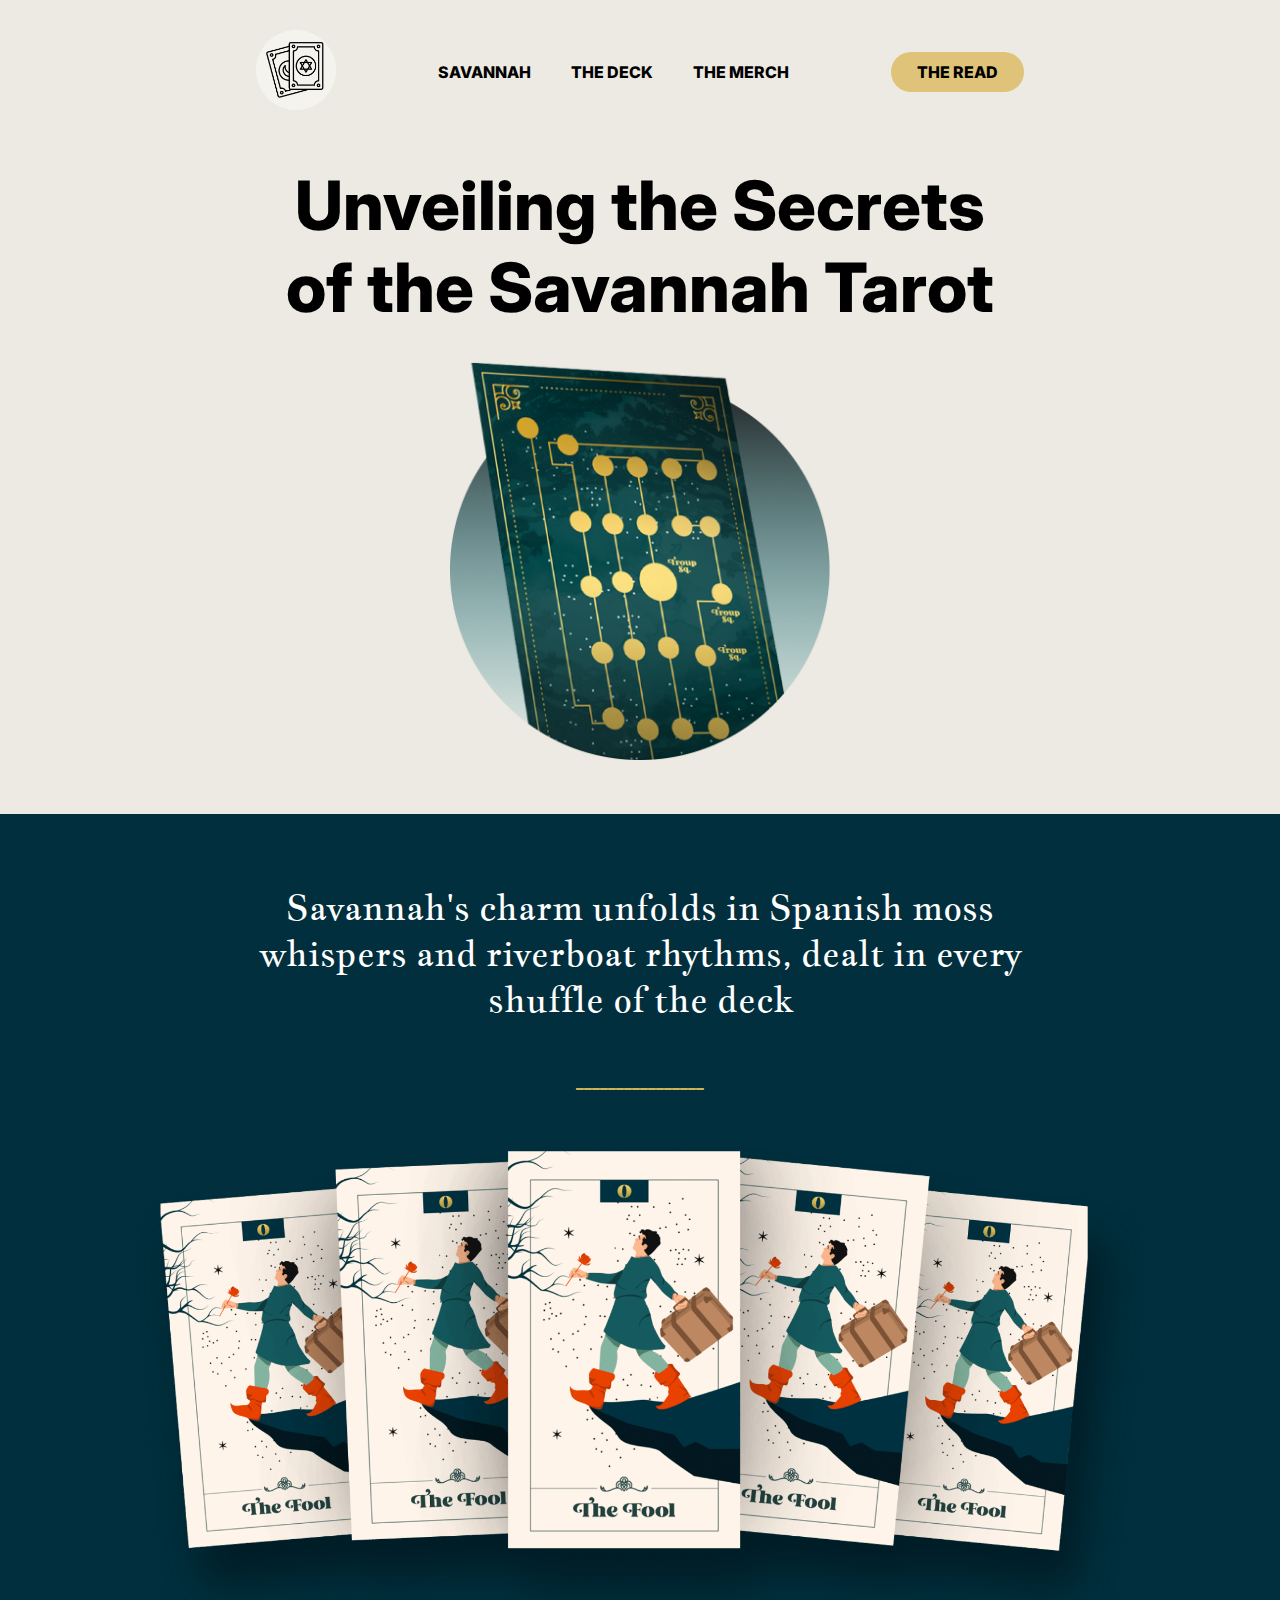
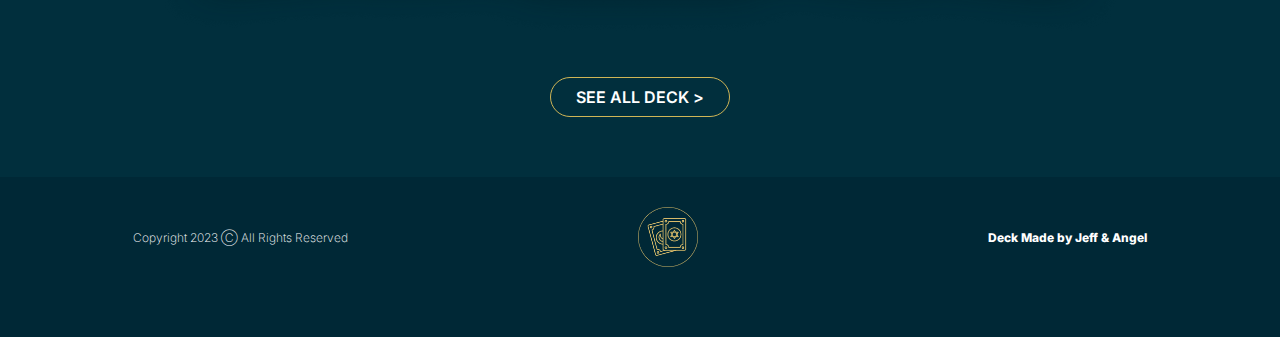
<file: index.html>
<!DOCTYPE html>
<html lang="en">

<head>
    <meta charset="UTF-8">
    <meta name="viewport" content="width=device-width, initial-scale=1.0">
    <title>Home</title>

    <!--LINKS-->
    <link rel="stylesheet" href="css/style.css">


</head>

<body>


    <!-- NAV MENU -->

    <header>


        <a href="index.html"><img class="logo" src="images/Icon.png" alt=""></a>
        <nav class="nav">
            <ul class="nav_links">
                <li>
                    <a href="pages/savannah.html">
                        <div class="nav_links_icons"><img class="nav_links_icons_img"
                                src="images/Nav_Mobile/Icon_Savannah.png" alt=""></div>
                    </a>
                    <a class="nav_links_text" href="pages/savannah.html">SAVANNAH</a>
                </li>

                <li>
                    <a href="pages/the-deck.html">
                        <div class="nav_links_icons"><img class="nav_links_icons_img"
                                src="images/Nav_Mobile/Icon_Deck.png" alt=""></div>
                    </a>
                    <a class="nav_links_text" href="pages/the-deck.html">THE DECK</a>
                </li>

                <li>
                    <a href="pages/the-merch.html">
                        <div class="nav_links_icons"><img class="nav_links_icons_img"
                                src="images/Nav_Mobile/Icon_Merch.png" alt=""></div>
                    </a>
                    <a class="nav_links_text" href="pages/the-merch.html">THE MERCH</a>
                </li>
            </ul>
        </nav>
        <a class="bttn" href="pages/the-read.html"><button>THE READ</button></a>
    </header>


    <main>
        <section class="header">
            <article class="header_content">
                <h1 class="header_content_title">Unveiling the Secrets
                    of the Savannah Tarot</h1>
                <div class="header_content_img"><img src="images/Header_img/Carta.png"></div>
            </article>
        </section>
        <section class="cards">
            <article class="cards_content">
                <p class="cards_content_txt">Savannah's charm unfolds in Spanish moss whispers and riverboat rhythms, dealt in every shuffle of the deck</p>
                <h2 class="cards_content_line">________________</h2>
                <div class="cards_content_img"><img src="images/Header_img/Cartas.png" alt=""></div>
                <a class="cards_content_bttn" href="pages/the-deck.html"><button class="bttn_secundary">SEE ALL DECK ></button></a>
            </article>

        </section>
    </main>


    <footer>
        <img src="images/Footer_Logo.png">
        <h2>Copyright 2023 Ⓒ All Rights Reserved</h2>
        <h3>Deck Made by Jeff & Angel</h3>
    </footer>



</body>

</html>
</file>
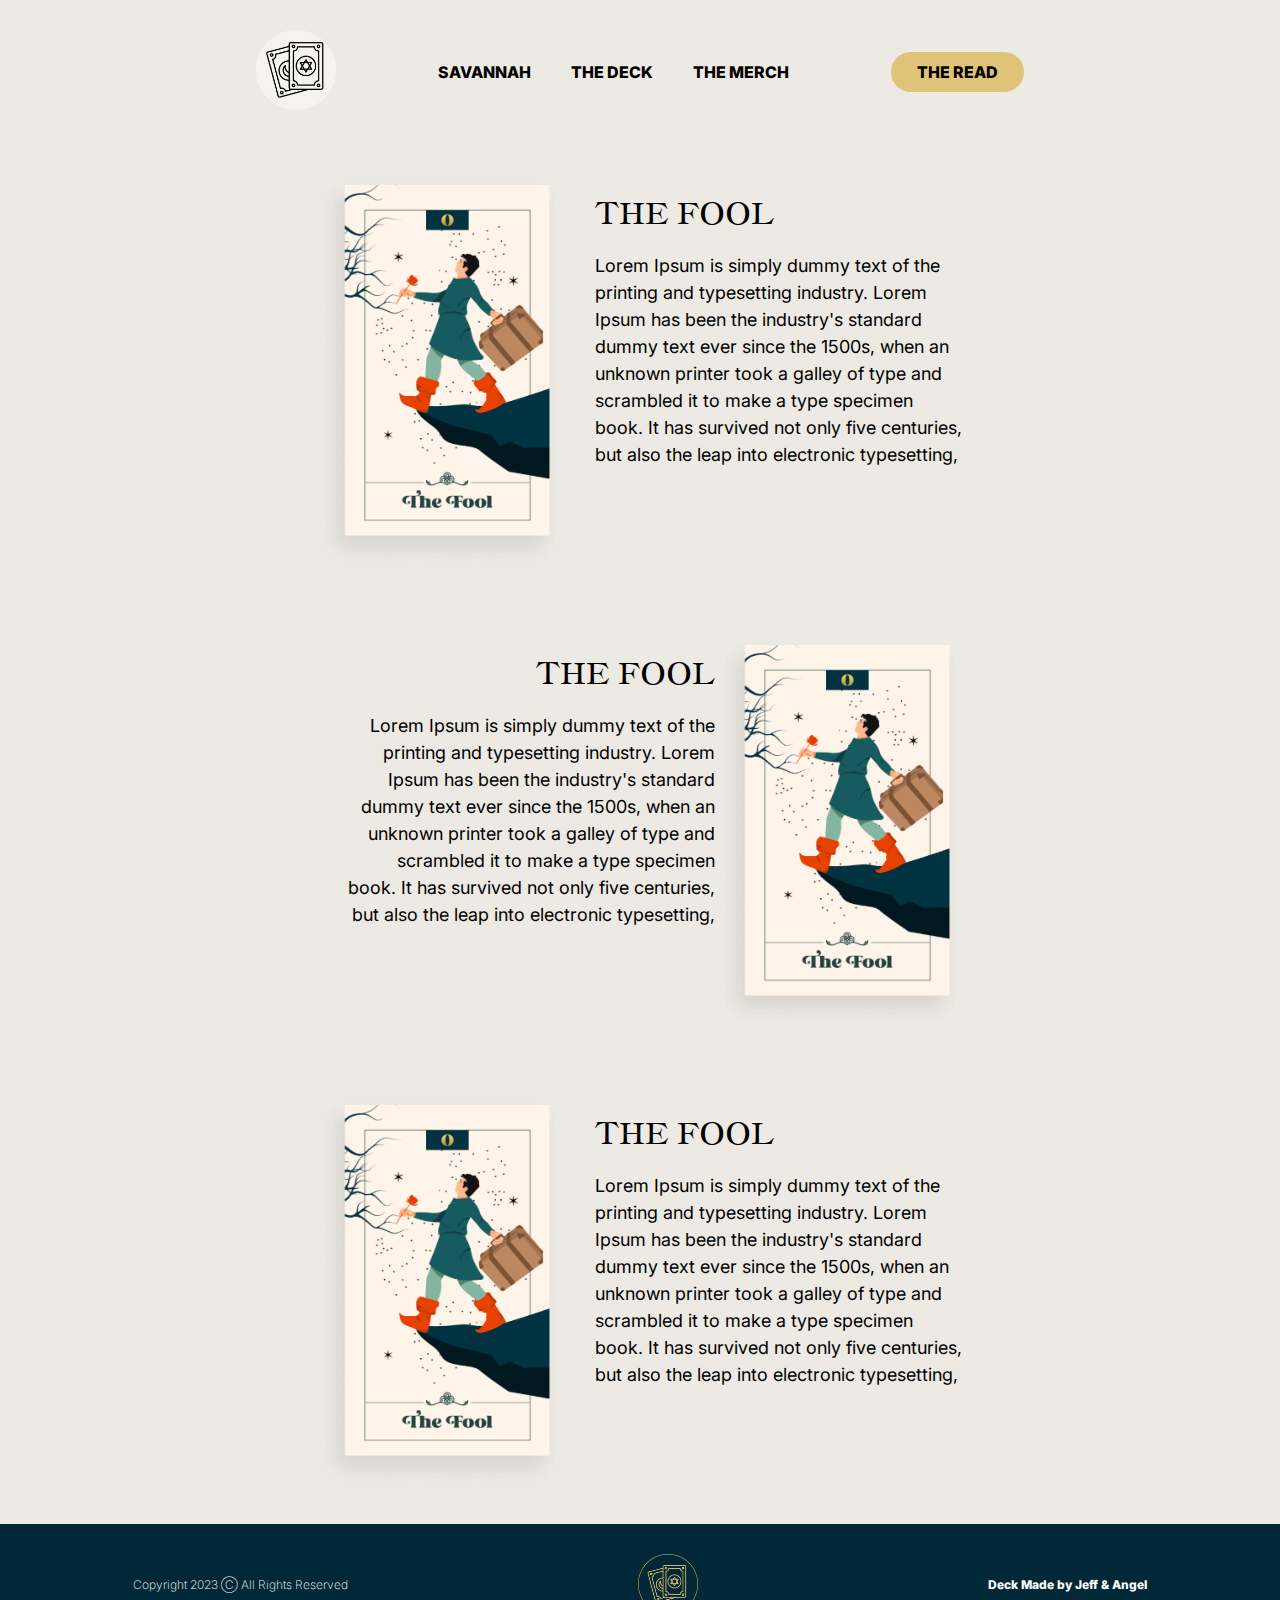
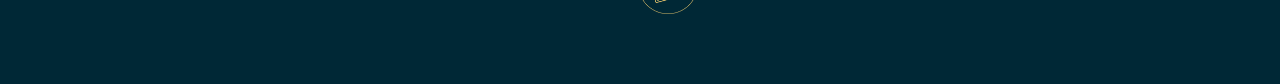
<file: pages/the-deck.html>
<!DOCTYPE html>
<html lang="en">

<head>
    <meta charset="UTF-8">
    <meta name="viewport" content="width=device-width, initial-scale=1.0">
    <title>The Deck</title>

    <!--LINKS-->
    <link rel="stylesheet" href="../css/style.css">


</head>

<body>


    <!-- NAV MENU -->

    <header>


        <a href="../index.html"><img class="logo" src="../images/Icon.png" alt=""></a>
        <nav class="nav">
            <ul class="nav_links">
                <li>
                    <a href="../pages/savannah.html">
                        <div class="nav_links_icons"><img class="nav_links_icons_img"
                                src="../images/Nav_Mobile/Icon_Savannah.png" alt=""></div>
                    </a>
                    <a class="nav_links_text" href="../pages/savannah.html">SAVANNAH</a>
                </li>

                <li>
                    <a href="../pages/the-deck.html">
                        <div class="nav_links_icons"><img class="nav_links_icons_img"
                                src="../images/Nav_Mobile/Icon_Deck.png" alt=""></div>
                    </a>
                    <a class="nav_links_text" href="../pages/the-deck.html">THE DECK</a>
                </li>

                <li>
                    <a href="../pages/the-merch.html">
                        <div class="nav_links_icons"><img class="nav_links_icons_img"
                                src="../images/Nav_Mobile/Icon_Merch.png" alt=""></div>
                    </a>
                    <a class="nav_links_text" href="../pages/the-merch.html">THE MERCH</a>
                </li>
            </ul>
        </nav>
        <a class="bttn" href="../pages/the-read.html"><button>THE READ</button></a>
    </header>


    <!-- CARDS-->
    <main class="deck">
        <section class="deck_content">
            <article class="deck_cards">
                <div class="deck_img"><img src="../images/Deck/Carta.png" alt=""></div>
                <div class="deck_txt">
                    <h2>THE FOOL</h2>
                    <p>Lorem Ipsum is simply dummy text of the printing and typesetting industry. Lorem Ipsum has been
                        the industry's standard dummy text ever since the 1500s, when an unknown printer took a galley
                        of type and scrambled it to make a type specimen book. It has survived not only five centuries,
                        but also the leap into electronic typesetting, </p>
                </div>
            </article>
            <article class="deck_cards2">
                <div class="deck_img"><img src="../images/Deck/Carta.png" alt=""></div>
                <div class="deck_txt2">
                    <h2>THE FOOL</h2>
                    <p>Lorem Ipsum is simply dummy text of the printing and typesetting industry. Lorem Ipsum has been
                        the industry's standard dummy text ever since the 1500s, when an unknown printer took a galley
                        of type and scrambled it to make a type specimen book. It has survived not only five centuries,
                        but also the leap into electronic typesetting, </p>
                </div>
            </article>
            <article class="deck_cards">
                <div class="deck_img"><img src="../images/Deck/Carta.png" alt=""></div>
                <div class="deck_txt">
                    <h2>THE FOOL</h2>
                    <p>Lorem Ipsum is simply dummy text of the printing and typesetting industry. Lorem Ipsum has been
                        the industry's standard dummy text ever since the 1500s, when an unknown printer took a galley
                        of type and scrambled it to make a type specimen book. It has survived not only five centuries,
                        but also the leap into electronic typesetting, </p>
                </div>
            </article>
        </section>
    </main>



    <footer>
        <img src="../images/Footer_Logo.png">
        <h2>Copyright 2023 Ⓒ All Rights Reserved</h2>
        <h3>Deck Made by Jeff & Angel</h3>
    </footer>


</body>

</html>
</file>
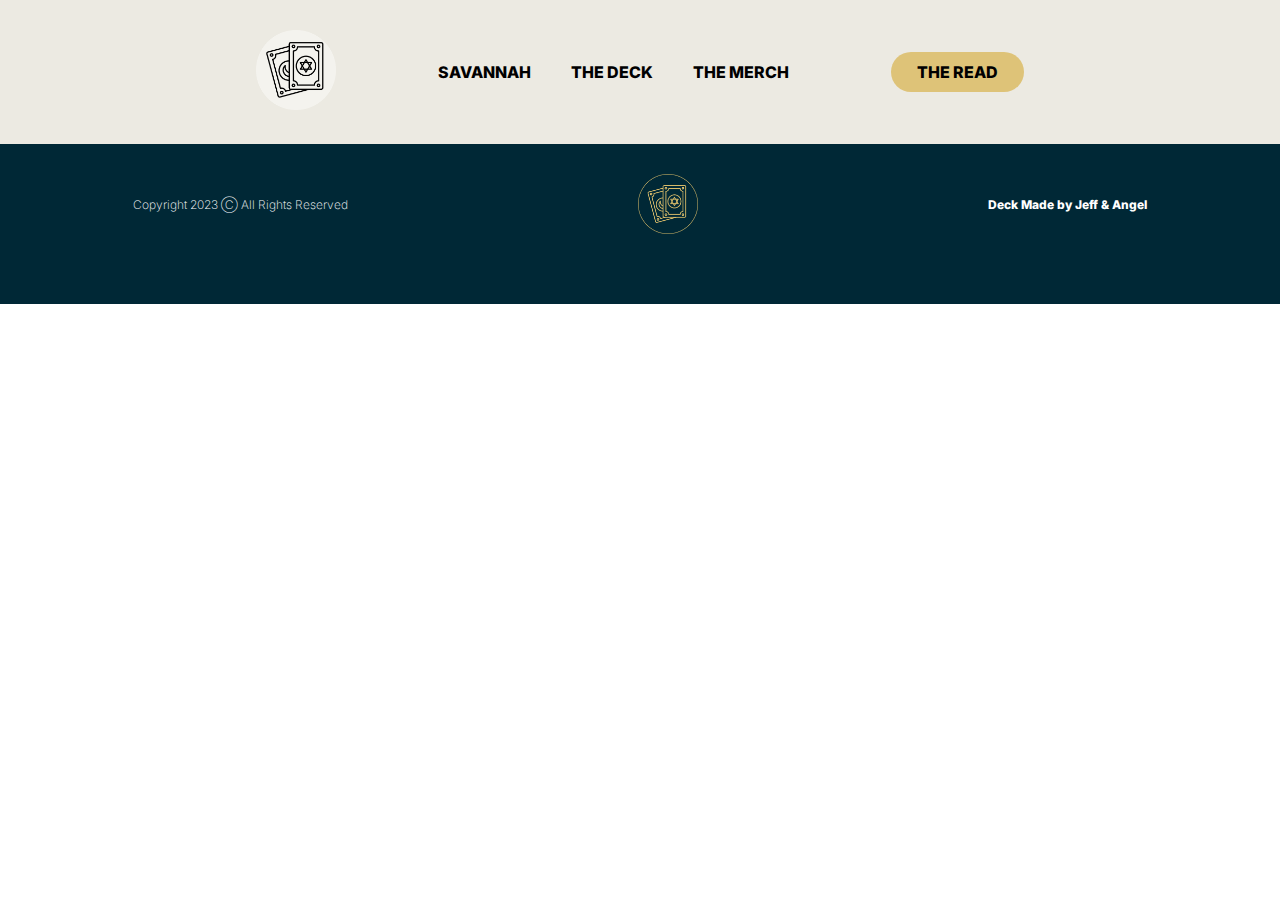
<file: pages/the-merch.html>
<!DOCTYPE html>
<html lang="en">

<head>
    <meta charset="UTF-8">
    <meta name="viewport" content="width=device-width, initial-scale=1.0">
    <title>The Merch</title>

    <!--LINKS-->
    <link rel="stylesheet" href="../css/style.css">


</head>

<body>


    <!-- NAV MENU -->

    <header>


        <a href="../index.html"><img class="logo" src="../images/Icon.png" alt=""></a>
        <nav class="nav">
            <ul class="nav_links">
                <li>
                    <a href="../pages/savannah.html"><div class="nav_links_icons"><img class="nav_links_icons_img"
                            src="../images/Nav_Mobile/Icon_Savannah.png" alt=""></div></a>
                    <a class="nav_links_text" href="../pages/savannah.html">SAVANNAH</a>
                </li>

                <li>
                    <a href="../pages/the-deck.html"><div class="nav_links_icons"><img class="nav_links_icons_img"
                                src="../images/Nav_Mobile/Icon_Deck.png" alt=""></div></a>
                    <a class="nav_links_text" href="../pages/the-deck.html">THE DECK</a>
                </li>

                <li>
                    <a href="../pages/the-merch.html"><div class="nav_links_icons"><img class="nav_links_icons_img" src="../images/Nav_Mobile/Icon_Merch.png"
                            alt=""></div></a>
                    <a class="nav_links_text" href="../pages/the-merch.html">THE MERCH</a>
                </li>
            </ul>
        </nav>
        <a class="bttn" href="../pages/the-read.html"><button>THE READ</button></a>
    </header>

    <footer>
        <img src="../images/Footer_Logo.png">
        <h2>Copyright 2023 Ⓒ All Rights Reserved</h2>
        <h3>Deck Made by Jeff & Angel</h3>
    </footer>


</body>

</html>
</file>
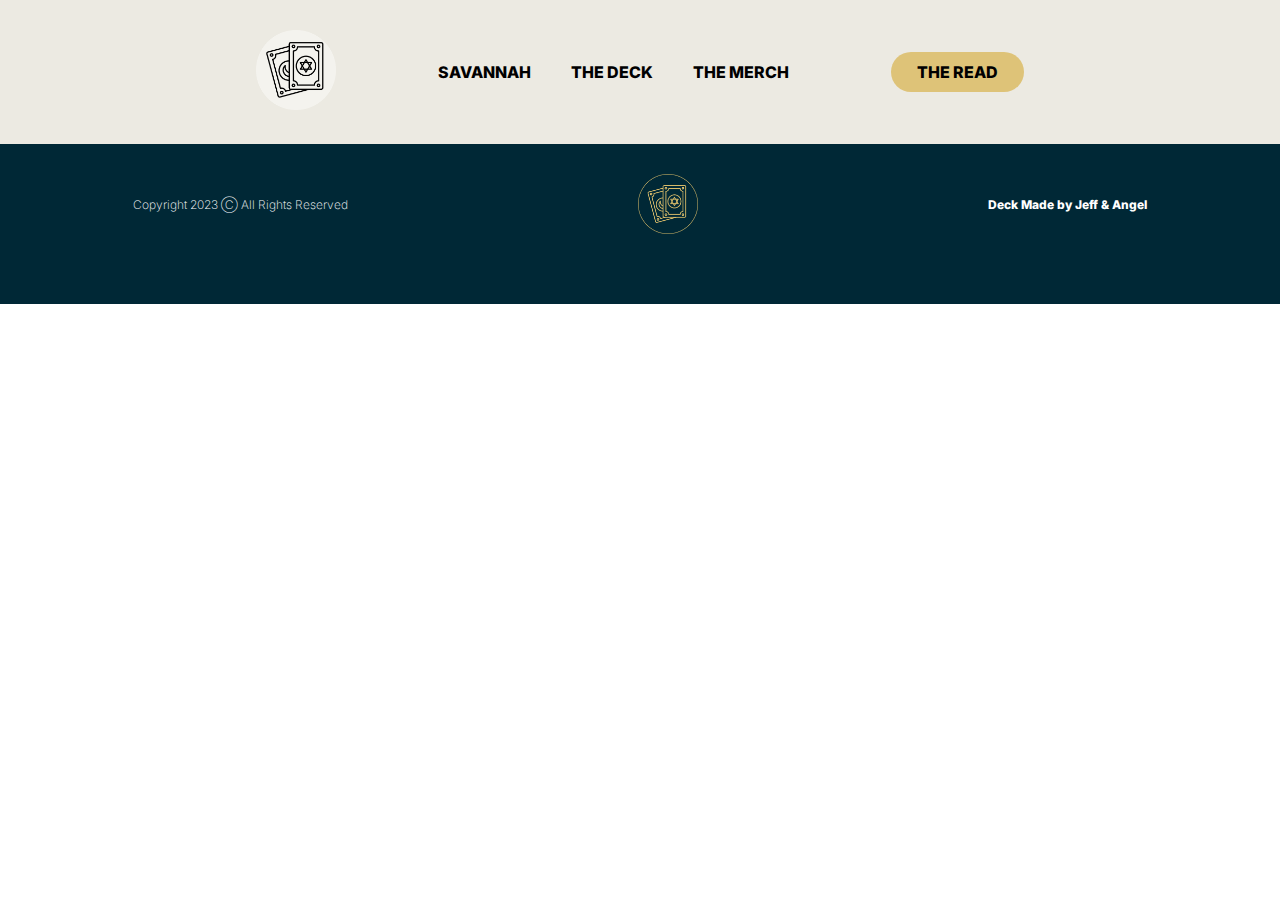
<file: pages/the-read.html>
<!DOCTYPE html>
<html lang="en">

<head>
    <meta charset="UTF-8">
    <meta name="viewport" content="width=device-width, initial-scale=1.0">
    <title>The Read</title>

    <!--LINKS-->
    <link rel="stylesheet" href="../css/style.css">


</head>

<body>


    <!-- NAV MENU -->

    <header>


        <a href="../index.html"><img class="logo" src="../images/Icon.png" alt=""></a>
        <nav class="nav">
            <ul class="nav_links">
                <li>
                    <a href="../pages/savannah.html"><div class="nav_links_icons"><img class="nav_links_icons_img"
                            src="../images/Nav_Mobile/Icon_Savannah.png" alt=""></div></a>
                    <a class="nav_links_text" href="../pages/savannah.html">SAVANNAH</a>
                </li>

                <li>
                    <a href="../pages/the-deck.html"><div class="nav_links_icons"><img class="nav_links_icons_img"
                                src="../images/Nav_Mobile/Icon_Deck.png" alt=""></div></a>
                    <a class="nav_links_text" href="../pages/the-deck.html">THE DECK</a>
                </li>

                <li>
                    <a href="../pages/the-merch.html"><div class="nav_links_icons"><img class="nav_links_icons_img" src="../images/Nav_Mobile/Icon_Merch.png"
                            alt=""></div></a>
                    <a class="nav_links_text" href="../pages/the-merch.html">THE MERCH</a>
                </li>
            </ul>
        </nav>
        <a class="bttn" href="../pages/the-read.html"><button>THE READ</button></a>
    </header>

    <footer>
        <img src="../images/Footer_Logo.png">
        <h2>Copyright 2023 Ⓒ All Rights Reserved</h2>
        <h3>Deck Made by Jeff & Angel</h3>
    </footer>



</body>

</html>
</file>
<file: css/style.css>
@import url('https://fonts.googleapis.com/css2?family=Inter:wght@200;400;600;800&family=Jacques+Francois&display=swap');

/* RESET RESET RESET */

* {
    padding: 0;
    margin: 0;
    text-decoration: none;
    list-style-type: none;
    list-style: none;
    box-sizing: border-box;
    font-family: 'inter';
    font-weight: 800;
    font-size: 16px;
    color: #000000;
}

/*STUFFS STUFFS STUFFS*/

::selection {
    background-color: #DEC378;
}

/*NAV MENU NAV MENU NAV MENU */

header {
    background-color: #ECEAE2;
    display: flex;
    justify-content: space-between;
    align-items: center;
    padding: 30px 5%;
}

.logo {
    width: 80px;
}

.nav_links {
    display: flex;
}

.nav_links li {
    padding: 0px 10px;
}

.nav_links_text {
    display: none;
}

.nav_links_icons {
    display: flex;
    width: 60px;
    height: 60px;
    border: 1px solid #000000;
    border-radius: 10px;
}

.nav_links_icons_img {
    object-fit: contain;
    width: 100%;
    padding: 8px;
}

.bttn {
    display: none;
}

/*HEADER HEADER HEADER*/

.header {
    background-color: #ECEAE2;
}

.header_content {
    display: flex;
    flex-direction: column;
    padding: 20px 5%;
    text-align: center;
}

.header_content_title {
    font-family: 'inter';
    font-weight: 800;
    font-size: 40px;
    color: #000000;

}


.header_content_img {
    width: 80%;
    margin: auto;
    padding: 30px;
}

.header_content_img img {
    width: 95%;
}

/*CARDS CARDS CARDS*/

.cards {
    background-color: #012F3D;
}

.cards_content{
    display: flex;
    flex-direction: column;
    justify-content: center;
    padding: 20px 0% 60px;
}

.cards_content_txt{
    font-family: 'Jacques Francois', serif;
    font-weight: 200;
    font-size: 30px;
    text-align: center;
    color: #ffffff;
    padding: 40px 10% 20px;
}

.cards_content_line{
    text-align: center;
    color: #D0B556;
    padding: 20px;
  
}

.cards_content_img{
    display: flex;
    justify-content: center;
    width: 100%;
    overflow:hidden;
}

.cards_content_img img{
    width: 800px;

}

.cards_content_bttn{
    margin: auto;
}

.bttn_secundary {
    background-color: #dec37800;
    color: white;
    font-weight: 600;
    padding: 9px 25px;
    border: solid 1px #D0B556;
    border-radius: 30px;
    transition: 0.5s;
    
}

.bttn_secundary:hover {
    background-color: #f5de9f;
    border: solid 1px #4d442b;
    color: #002836;

}

/*PAGE: SAVANNAH*/

.savannah{
    display: flex;
    justify-content: center;
    background-color: hsl(196, 100%, 11%);
    position: relative;
    height: 80vh;
}

.savannah_intro{
    display: flex;
    flex-direction: column;
    justify-content: center;
    text-align: center;
}

.savannah_img{
    position: absolute;
    opacity: 20%;
    width: 100%;
    height: 100%;
    object-fit: cover;
    object-position: center;
    z-index: 0;
}

.savannah_intro{
    padding: 80px 5%;
}

.savannah_title h2, p{
    color: white;
    position: relative;
}

.savannah_title h2{
    font-family: 'Jacques Francois', serif;
    font-weight: normal;
    font-size: 30px;
    padding-bottom: 20px;
}

.savannah_title p{
    font-family: 'inter';
    font-weight: 200;
    font-size: 16px;
    line-height: 1.8em;
    color: #ffffff;
    padding: 5px;


}

.savannah_des{
    background-color:#ECEAE2;
}

.savannah_des_content{
    display: flex;
    flex-direction: column;
    align-items: center;
    justify-content: center;
    padding: 30px 0px;

}

.savannah_des_content_img{
    width: 250px;
    height: auto;
}

.savannah_des_content_img img{
    width: 100%;
    object-fit: cover;
    border-radius: 60px;
}

.savannah_des_content_txt{
    text-align: center;
    padding: 40px 10%;
}

.savannah_des_content_txt p{
    font-family: 'inter';
    font-weight: 800;
    font-size: 24px;
    line-height: 1.5em;
    color: #0f0f0f;
}







/*THE DECK*/

.deck{
    background-color: #ECEAE2;
}

.deck_cards, .deck_cards2{
    display: flex;
    flex-direction: column;
    align-items: center;
    justify-content: center;
    padding: 30px 0px;

}

.deck_img{
    width: 250px;
    height: auto;
}

.deck_img img{
    width: 100%;
    object-fit: cover;
}

.deck_txt, .deck_txt2{
    text-align: center;
    width: 300px;
}

.deck_txt h2, .deck_txt2 h2{
    font-family: 'Jacques Francois', serif;
    font-weight: 200;
    font-size: 30px;
    padding-bottom: 20px;
}

.deck_txt p, .deck_txt2 p{
    font-family: 'inter';
    font-weight: 400;
    font-size: 18px;
    line-height: 1.5em;
    color: #000000
}


/*FOOTER FOOTER FOOTER*/

footer {
    background-color: #002836;
    display: flex;
    flex-direction: column;
    justify-content: center;
    text-align: center;
    padding: 10px 5% 50px;
}

footer h2,
h3 {
    font-family: 'inter';
    font-weight: 200;
    font-size: 12px;
    color: #ffffff;
    padding: 5px;

}

footer h3 {
    font-weight: 800;
}

footer img {
    width: 100px;
    margin: auto;
    padding: 20px;
}


/* MEDIA QUERY 320PX MEDIA QUERY 320PX MEDIA QUERY 320PX*/

@media (max-width: 320px) {


    .nav_links_icons {
        display: none;
    }

}

/* MEDIA QUERY 768PX MEDIA QUERY 768PX MEDIA QUERY 768PX*/

@media (min-width: 768px) {

    /*NAV MENU NAV MENU NAV MENU */

    header {
        padding: 30px 10%;
    }

    .logo {
        cursor: pointer;
        transition: 0.5s;
    }


    .nav_links li {
        padding: 0px 20px;
    }

    .nav_links_text {
        display: block;
        text-decoration-color: transparent;
        transition: 1s;
    }

    .nav_links_icons {
        display: none;
    }

    .bttn a {
        text-decoration: none;
    }

    .bttn {
        display: block;
    }

    button {
        background-color: #DEC378;
        padding: 9px 25px;
        border: solid 1px transparent;
        border-radius: 30px;
        transition: 0.5s;
    }



    /*HEADER HEADER HEADER*/

    .header_content_img {
        width: 70%;

    }

    .header_content {
        padding: 20px 15%;

    }

    .header_content_title {
        font-size: 56px;
    }

    /*CARDS CARDS CARDS*/

    .cards_content_txt{
        font-size: 36px;
        padding: 50px 20% 30px;
    }

    .cards_content_img img{
        width: 80%;
    
    }

    /*SAVANNAH*/

    .savannah_intro{
        padding: 80px 15%;
    }

    .savannah_des_content{
      
        flex-direction: row;
        padding: 50px 10%;
    
    }

    .savannah_des_content_img{
        width: 250px;
    }

    .savannah_des_content_txt{
        text-align: left;
        padding: 10px 5px 20px 40px;
        width: 500px;
    }


    /*THE DECK*/

    
    .deck_cards{
    flex-direction: row;
    align-items: flex-start;


}

.deck_cards2{
    flex-direction: row-reverse;
    align-items: flex-start;
}

.deck_txt{
    text-align: left;
    width: 400px;
    padding-left: 30px;
    padding-top: 20px;
}

.deck_txt2{
    text-align: right;
    width: 400px;
    padding-left: 30px;
    padding-top: 20px;
}



  


    /*FOOTER FOOTER FOOTER*/


    footer {
        display: flex;
        flex-direction: row;
        justify-content: space-between;
        align-items: center;
        padding: 10px 10% 50px;

    }

    footer img {
        order: 2;
    }

    footer h2 {
        order: 1;
    }

    footer h3 {
        order: 3;
    }

    /*HOVERS HOVERS HOVERS*/

     /*NAV MENU NAV MENU NAV MENU */

    .logo:hover {
        opacity: 70%;
    }

    button:hover {
        background-color: #f5de9f;
        border: solid 1px #4d442b;

    }

    .nav_links_text:hover {
        text-decoration-line: underline;
        text-decoration-thickness: 2px;
        text-underline-offset: 10px;
        text-decoration-color: #DEC378;
    }


}

/* MEDIA QUERY 1280PX MEDIA QUERY 1280PX MEDIA QUERY 1280PX*/

@media (min-width: 1280px) {


    /*HEADER HEADER HEADER*/

    header {
        padding: 30px 20%;
    }

    .header_content_img {
        width: 60%;

    }

    .header_content {
        padding: 20px 20%;

    }

    .header_content_title {
        font-size: 68px;
    }

    .savannah_intro{
        padding: 80px 25%;
    }



}
</file>
